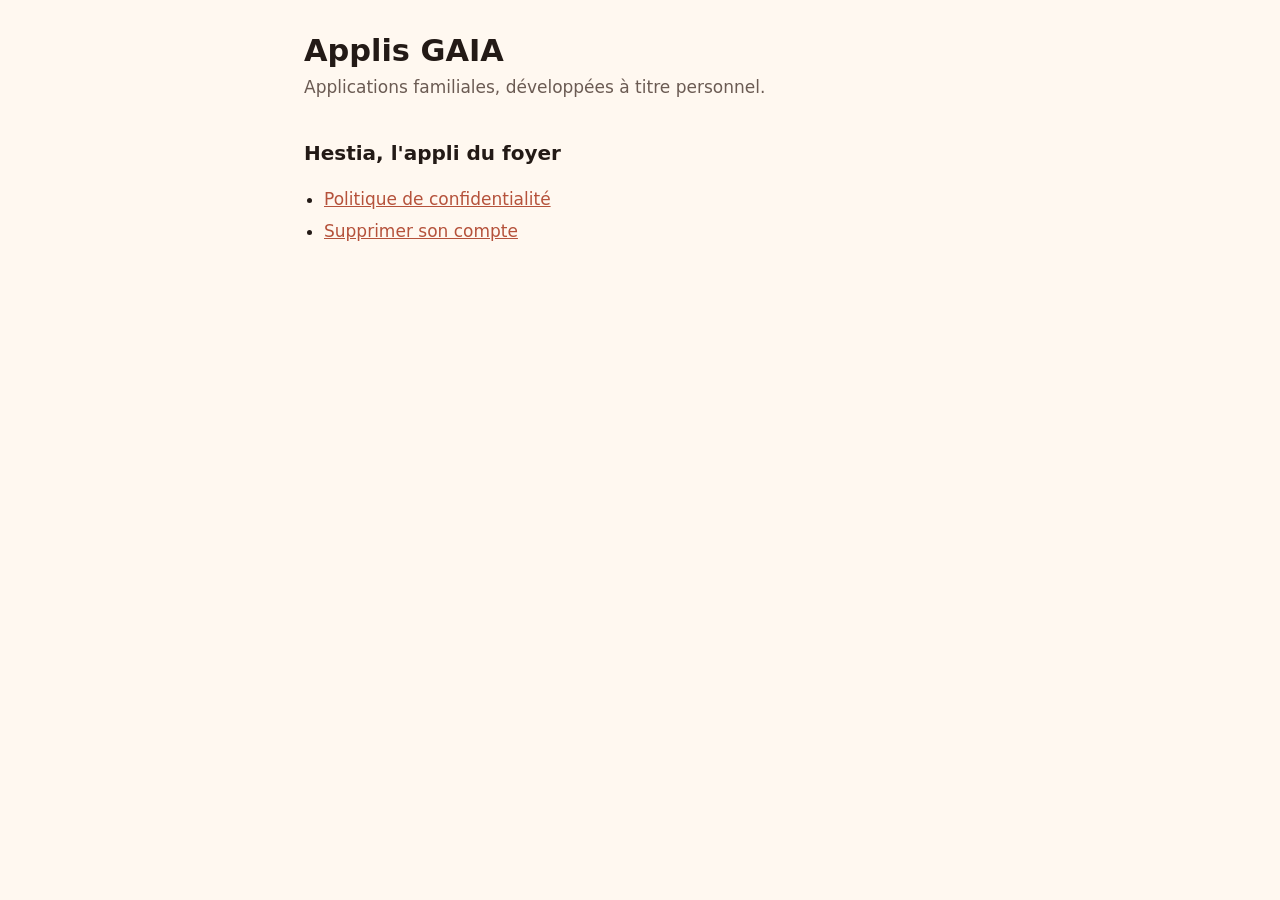
<file: index.html>
<!doctype html>
<html lang="fr">
<head>
<meta charset="utf-8">
<meta name="viewport" content="width=device-width, initial-scale=1">
<title>Applis GAIA</title>
<meta name="description" content="Pages publiques des applications familiales GAIA.">
<link rel="stylesheet" href="style.css">
</head>
<body>
<main>
<h1>Applis GAIA</h1>
<p class="date">Applications familiales, développées à titre personnel.</p>

<h2>Hestia, l'appli du foyer</h2>
<ul>
    <li><a href="hestia/confidentialite/">Politique de confidentialité</a></li>
    <li><a href="hestia/suppression-compte/">Supprimer son compte</a></li>
</ul>
</main>
</body>
</html>
</file>
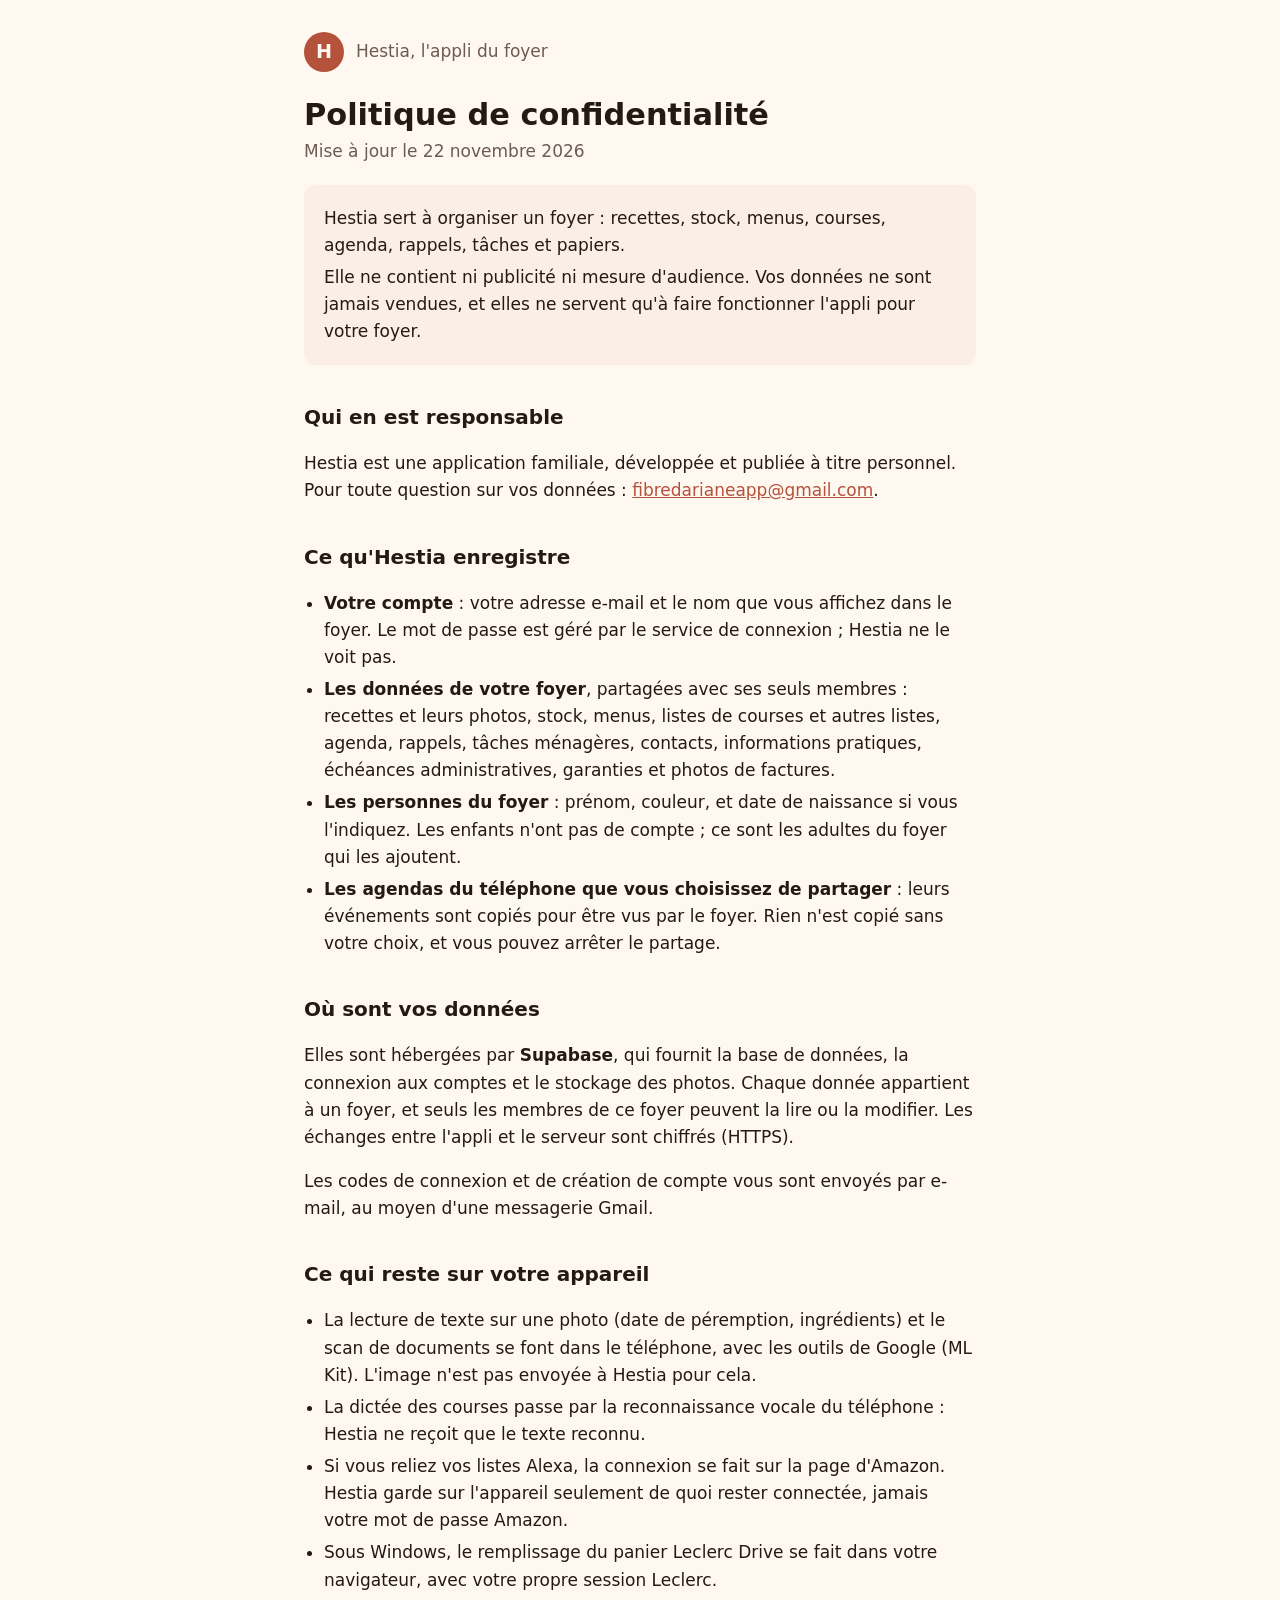
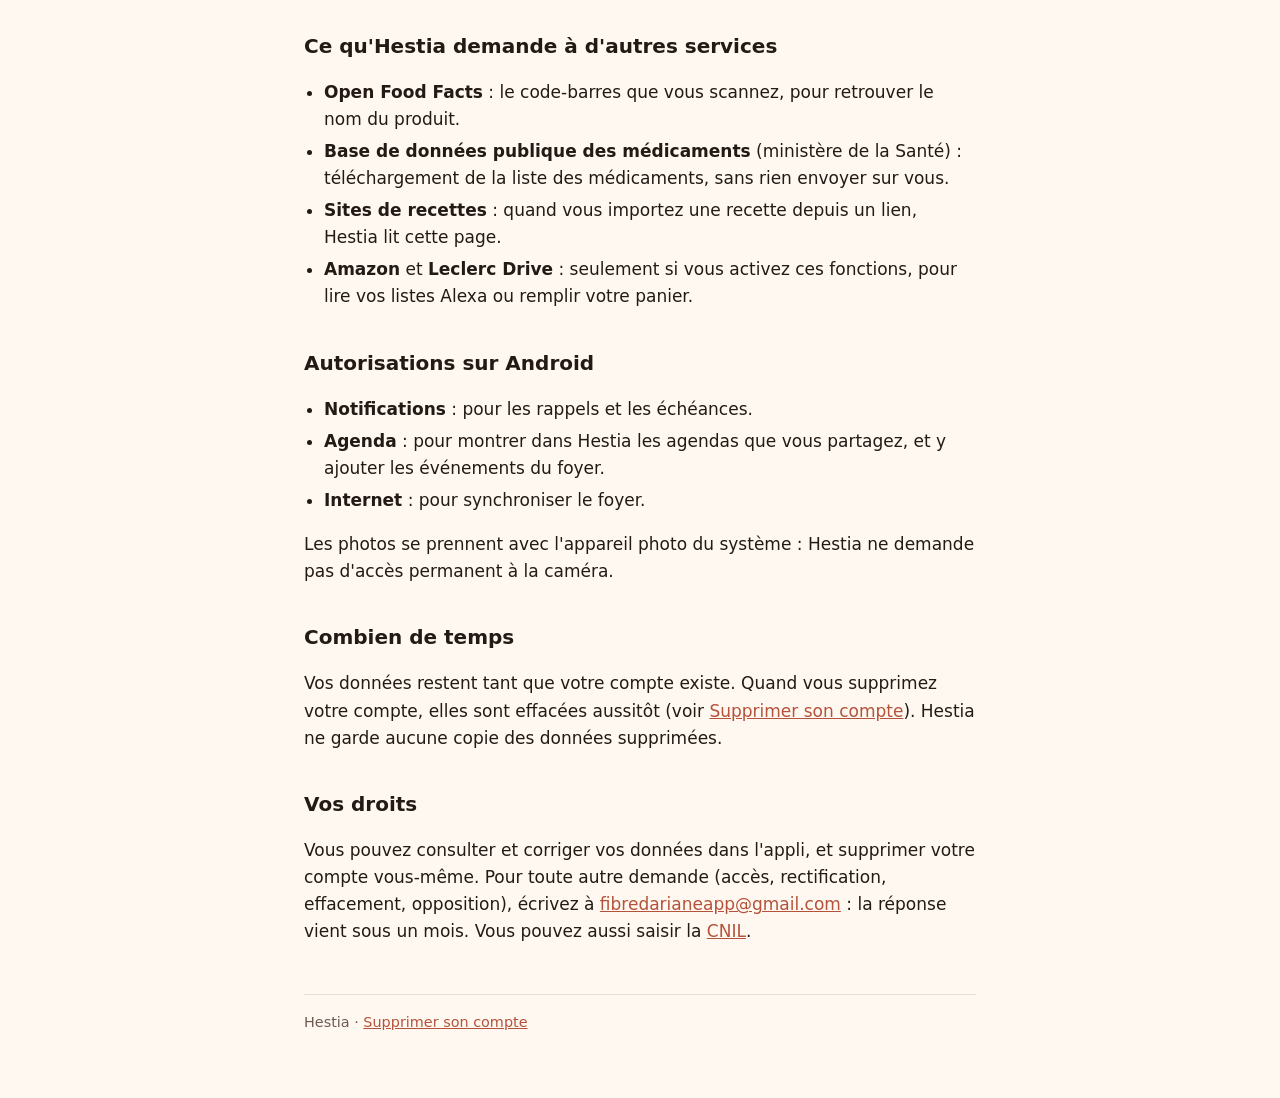
<file: hestia/confidentialite/index.html>
<!doctype html>
<html lang="fr">
<head>
<meta charset="utf-8">
<meta name="viewport" content="width=device-width, initial-scale=1">
<title>Hestia : confidentialité</title>
<meta name="description" content="Politique de confidentialité de l'application Hestia.">
<link rel="stylesheet" href="../../style.css">
</head>
<body>
<main>
<header class="appli"><div class="pastille">H</div><span>Hestia, l'appli du foyer</span></header>

<h1>Politique de confidentialité</h1>
<p class="date">Mise à jour le 22 novembre 2026</p>

<div class="encart">
    <p>Hestia sert à organiser un foyer : recettes, stock, menus, courses, agenda, rappels, tâches et papiers.</p>
    <p>Elle ne contient ni publicité ni mesure d'audience. Vos données ne sont jamais vendues, et elles ne
    servent qu'à faire fonctionner l'appli pour votre foyer.</p>
</div>

<h2>Qui en est responsable</h2>
<p>Hestia est une application familiale, développée et publiée à titre personnel. Pour toute question sur vos
données : <a href="mailto:fibredarianeapp@gmail.com">fibredarianeapp@gmail.com</a>.</p>

<h2>Ce qu'Hestia enregistre</h2>
<ul>
    <li><strong>Votre compte</strong> : votre adresse e-mail et le nom que vous affichez dans le foyer. Le mot de
    passe est géré par le service de connexion ; Hestia ne le voit pas.</li>
    <li><strong>Les données de votre foyer</strong>, partagées avec ses seuls membres : recettes et leurs
    photos, stock, menus, listes de courses et autres listes, agenda, rappels, tâches ménagères, contacts,
    informations pratiques, échéances administratives, garanties et photos de factures.</li>
    <li><strong>Les personnes du foyer</strong> : prénom, couleur, et date de naissance si vous l'indiquez.
    Les enfants n'ont pas de compte ; ce sont les adultes du foyer qui les ajoutent.</li>
    <li><strong>Les agendas du téléphone que vous choisissez de partager</strong> : leurs événements sont copiés
    pour être vus par le foyer. Rien n'est copié sans votre choix, et vous pouvez arrêter le partage.</li>
</ul>

<h2>Où sont vos données</h2>
<p>Elles sont hébergées par <strong>Supabase</strong>, qui fournit la base de données, la connexion aux comptes
et le stockage des photos. Chaque donnée appartient à un foyer, et seuls les membres de ce foyer peuvent la
lire ou la modifier. Les échanges entre l'appli et le serveur sont chiffrés (HTTPS).</p>
<p>Les codes de connexion et de création de compte vous sont envoyés par e-mail, au moyen d'une messagerie
Gmail.</p>

<h2>Ce qui reste sur votre appareil</h2>
<ul>
    <li>La lecture de texte sur une photo (date de péremption, ingrédients) et le scan de documents se font
    dans le téléphone, avec les outils de Google (ML Kit). L'image n'est pas envoyée à Hestia pour cela.</li>
    <li>La dictée des courses passe par la reconnaissance vocale du téléphone : Hestia ne reçoit que le texte
    reconnu.</li>
    <li>Si vous reliez vos listes Alexa, la connexion se fait sur la page d'Amazon. Hestia garde sur l'appareil
    seulement de quoi rester connectée, jamais votre mot de passe Amazon.</li>
    <li>Sous Windows, le remplissage du panier Leclerc Drive se fait dans votre navigateur, avec votre propre
    session Leclerc.</li>
</ul>

<h2>Ce qu'Hestia demande à d'autres services</h2>
<ul>
    <li><strong>Open Food Facts</strong> : le code-barres que vous scannez, pour retrouver le nom du produit.</li>
    <li><strong>Base de données publique des médicaments</strong> (ministère de la Santé) : téléchargement de
    la liste des médicaments, sans rien envoyer sur vous.</li>
    <li><strong>Sites de recettes</strong> : quand vous importez une recette depuis un lien, Hestia lit cette
    page.</li>
    <li><strong>Amazon</strong> et <strong>Leclerc Drive</strong> : seulement si vous activez ces fonctions,
    pour lire vos listes Alexa ou remplir votre panier.</li>
</ul>

<h2>Autorisations sur Android</h2>
<ul>
    <li><strong>Notifications</strong> : pour les rappels et les échéances.</li>
    <li><strong>Agenda</strong> : pour montrer dans Hestia les agendas que vous partagez, et y ajouter les
    événements du foyer.</li>
    <li><strong>Internet</strong> : pour synchroniser le foyer.</li>
</ul>
<p>Les photos se prennent avec l'appareil photo du système : Hestia ne demande pas d'accès permanent à la caméra.</p>

<h2>Combien de temps</h2>
<p>Vos données restent tant que votre compte existe. Quand vous supprimez votre compte, elles sont effacées
aussitôt (voir <a href="../suppression-compte/">Supprimer son compte</a>). Hestia ne garde aucune copie des
données supprimées.</p>

<h2>Vos droits</h2>
<p>Vous pouvez consulter et corriger vos données dans l'appli, et supprimer votre compte vous-même. Pour toute
autre demande (accès, rectification, effacement, opposition), écrivez à
<a href="mailto:fibredarianeapp@gmail.com">fibredarianeapp@gmail.com</a> : la réponse vient sous un mois. Vous pouvez aussi
saisir la <a href="https://www.cnil.fr/fr/plaintes">CNIL</a>.</p>

<footer>Hestia · <a href="../suppression-compte/">Supprimer son compte</a></footer>
</main>
</body>
</html>
</file>
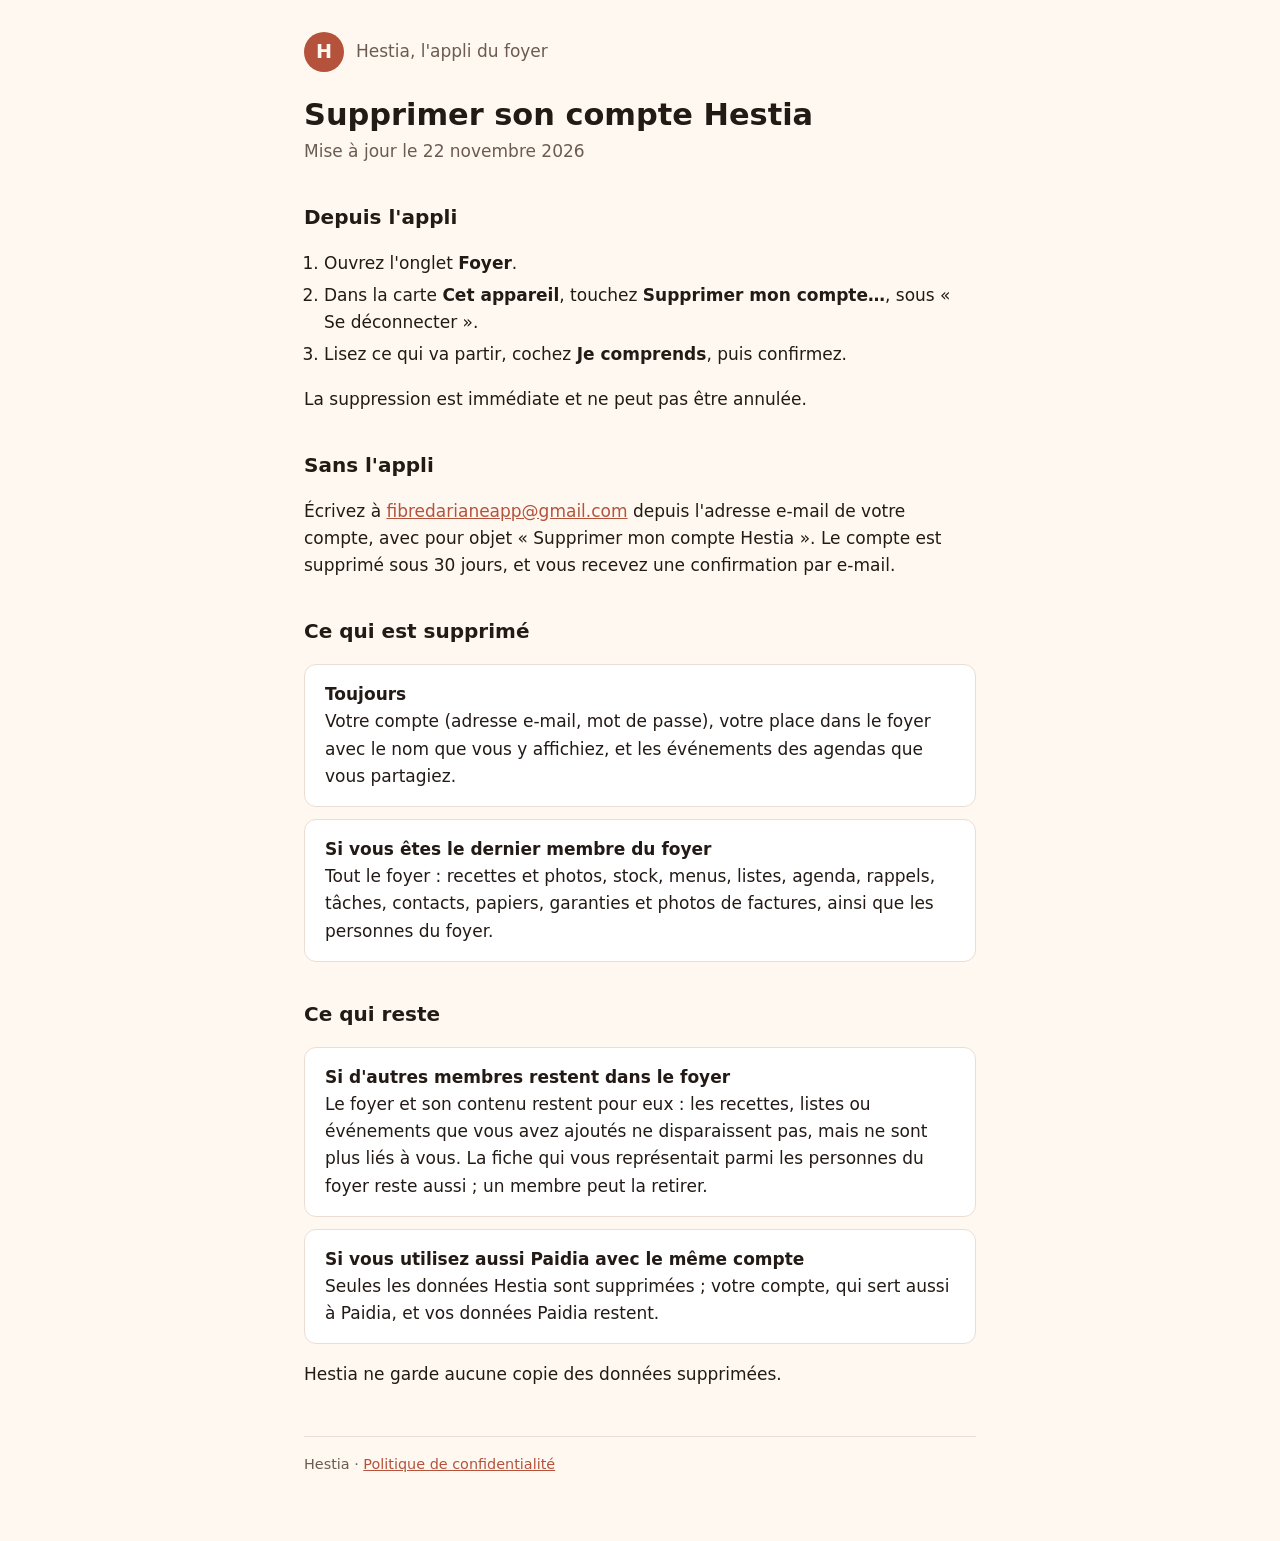
<file: hestia/suppression-compte/index.html>
<!doctype html>
<html lang="fr">
<head>
<meta charset="utf-8">
<meta name="viewport" content="width=device-width, initial-scale=1">
<title>Hestia : supprimer son compte</title>
<meta name="description" content="Comment supprimer son compte Hestia et ses données.">
<link rel="stylesheet" href="../../style.css">
</head>
<body>
<main>
<header class="appli"><div class="pastille">H</div><span>Hestia, l'appli du foyer</span></header>

<h1>Supprimer son compte Hestia</h1>
<p class="date">Mise à jour le 22 novembre 2026</p>

<h2>Depuis l'appli</h2>
<ol>
    <li>Ouvrez l'onglet <strong>Foyer</strong>.</li>
    <li>Dans la carte <strong>Cet appareil</strong>, touchez <strong>Supprimer mon compte…</strong>, sous
    « Se déconnecter ».</li>
    <li>Lisez ce qui va partir, cochez <strong>Je comprends</strong>, puis confirmez.</li>
</ol>
<p>La suppression est immédiate et ne peut pas être annulée.</p>

<h2>Sans l'appli</h2>
<p>Écrivez à <a href="mailto:fibredarianeapp@gmail.com?subject=Supprimer%20mon%20compte%20Hestia">fibredarianeapp@gmail.com</a>
depuis l'adresse e-mail de votre compte, avec pour objet « Supprimer mon compte Hestia ». Le compte est supprimé
sous 30 jours, et vous recevez une confirmation par e-mail.</p>

<h2>Ce qui est supprimé</h2>
<ul class="cartes">
    <li><strong>Toujours</strong>
    Votre compte (adresse e-mail, mot de passe), votre place dans le foyer avec le nom que vous y affichiez, et
    les événements des agendas que vous partagiez.</li>
    <li><strong>Si vous êtes le dernier membre du foyer</strong>
    Tout le foyer : recettes et photos, stock, menus, listes, agenda, rappels, tâches, contacts, papiers,
    garanties et photos de factures, ainsi que les personnes du foyer.</li>
</ul>

<h2>Ce qui reste</h2>
<ul class="cartes">
    <li><strong>Si d'autres membres restent dans le foyer</strong>
    Le foyer et son contenu restent pour eux : les recettes, listes ou événements que vous avez ajoutés ne
    disparaissent pas, mais ne sont plus liés à vous. La fiche qui vous représentait parmi les personnes du foyer
    reste aussi ; un membre peut la retirer.</li>
    <li><strong>Si vous utilisez aussi Paidia avec le même compte</strong>
    Seules les données Hestia sont supprimées ; votre compte, qui sert aussi à Paidia, et vos données Paidia
    restent.</li>
</ul>
<p>Hestia ne garde aucune copie des données supprimées.</p>

<footer>Hestia · <a href="../confidentialite/">Politique de confidentialité</a></footer>
</main>
</body>
</html>
</file>
<file: style.css>
/* Pages publiques des applis GAIA. Couleurs d'Hestia : neutres chauds, terre cuite. */
:root {
    --fond: #FFF8F0;
    --carte: #FFFFFF;
    --texte: #231A16;
    --doux: #6B5B53;
    --accent: #B5523B;
    --trait: #EADDD3;
    --encart: #FBEEE4;
    color-scheme: light;
}
@media (prefers-color-scheme: dark) {
    :root {
        --fond: #1E1A17;
        --carte: #282220;
        --texte: #EDE0DA;
        --doux: #BFAFA6;
        --accent: #FFB4A1;
        --trait: #3D3431;
        --encart: #342A26;
        color-scheme: dark;
    }
}

* { box-sizing: border-box; }

body {
    margin: 0;
    background: var(--fond);
    color: var(--texte);
    font: 17px/1.6 system-ui, -apple-system, "Segoe UI", Roboto, sans-serif;
}

main {
    max-width: 44rem;
    margin: 0 auto;
    padding: 2rem 16px 4rem;
}

header.appli {
    display: flex;
    align-items: center;
    gap: .75rem;
    margin-bottom: 1.5rem;
}
header.appli .pastille {
    width: 2.5rem; height: 2.5rem;
    border-radius: 50%;
    background: var(--accent);
    color: var(--fond);
    display: grid; place-items: center;
    font-weight: 700; font-size: 1.2rem;
}
header.appli span { color: var(--doux); }

h1 { font-size: 1.9rem; line-height: 1.25; margin: 0 0 .25rem; }
h2 { font-size: 1.25rem; margin: 2.25rem 0 .5rem; }
p.date { color: var(--doux); margin-top: 0; }

a { color: var(--accent); }

ul, ol { padding-left: 1.25rem; }
li { margin: .3rem 0; }

.encart {
    background: var(--encart);
    border-radius: 12px;
    padding: 1rem 1.25rem;
    margin: 1.25rem 0;
}
.encart p { margin: .25rem 0; }

.cartes { list-style: none; padding: 0; }
.cartes li {
    background: var(--carte);
    border: 1px solid var(--trait);
    border-radius: 12px;
    padding: 1rem 1.25rem;
    margin: .75rem 0;
}
.cartes li strong { display: block; }

footer {
    margin-top: 3rem;
    padding-top: 1rem;
    border-top: 1px solid var(--trait);
    color: var(--doux);
    font-size: .9rem;
}
</file>
